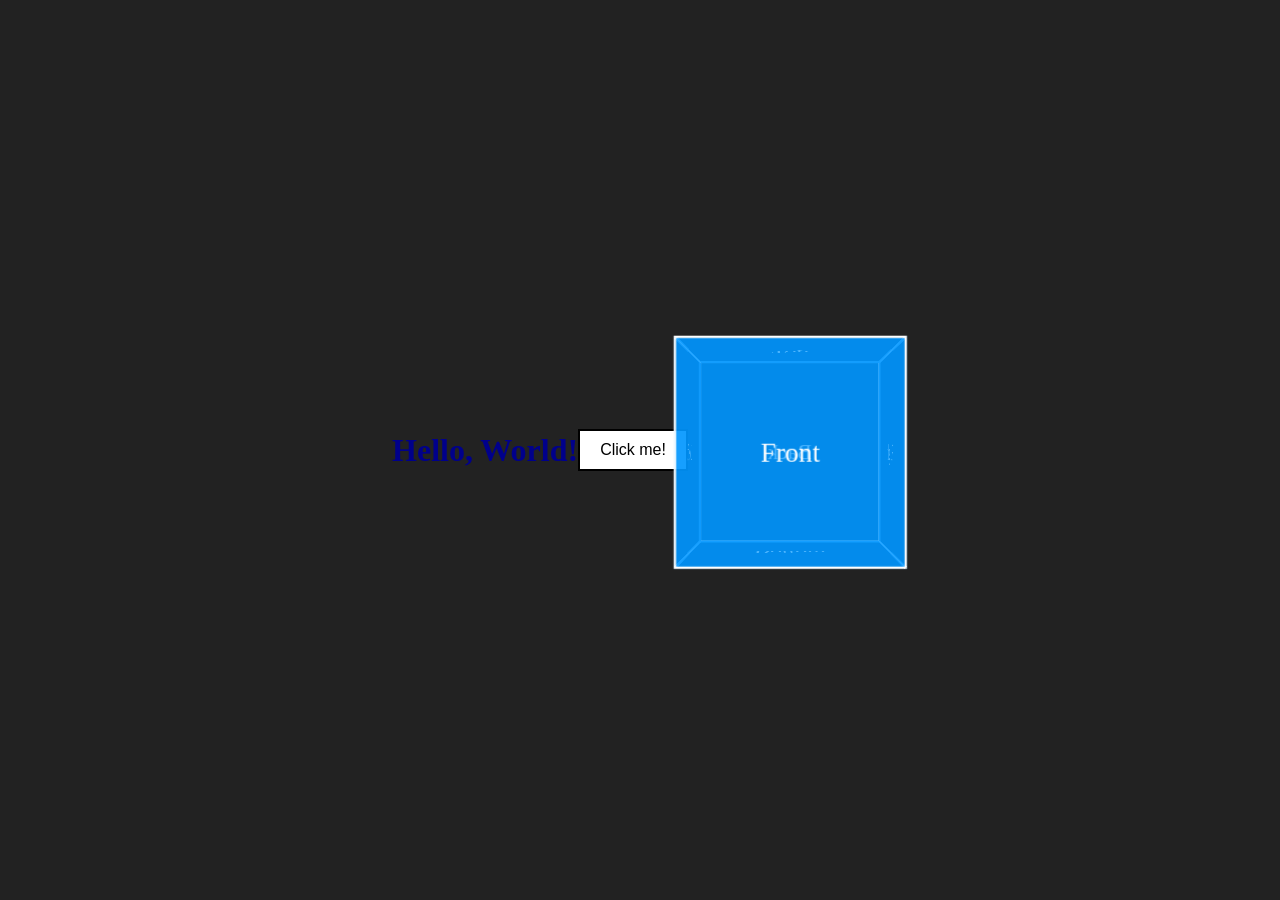
<file: lec7/index.html>
<!DOCTYPE html>
<html lang="en">
<head>
    <meta charset="UTF-8">
    <meta name="viewport" content="width=device-width, initial-scale=1.0">
      <link rel="stylesheet" href="./style.css">
    <title>Document</title>
</head>
<body>
    <h1>Hello, World!</h1>

    <button>Click me!</button>

<div class="scene">
    <div class="cube">
        <div class="face front">Front</div>
        <div class="face back">Back</div>
        <div class="face right">Right</div>
        <div class="face left">Left</div>
        <div class="face top">Top</div>
        <div class="face bottom">Bottom</div>
    </div>
</div></body>
</html>
</file>
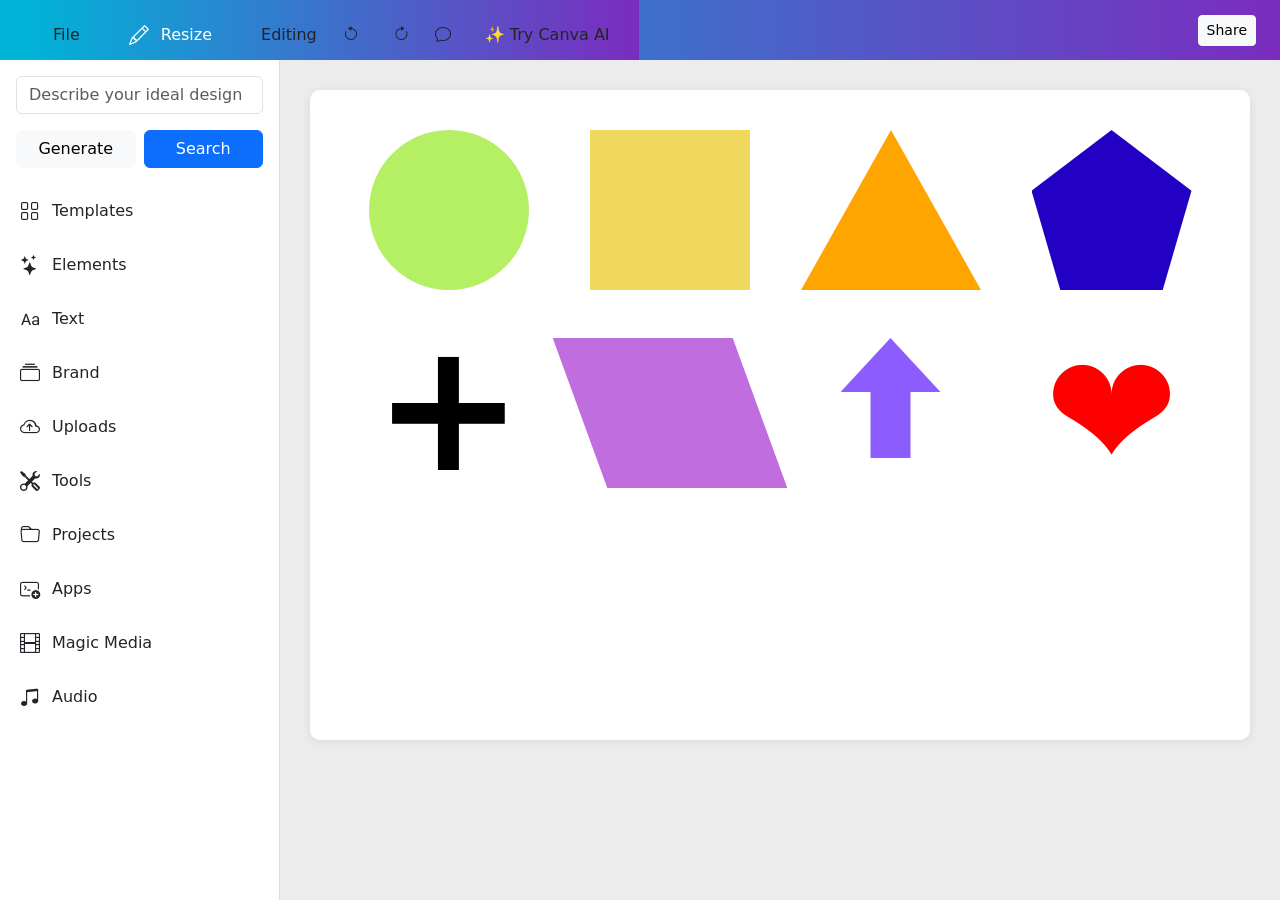
<file: lec8/basicBootstrap.html>
<!DOCTYPE html>
<html lang="en">
<head>
    <meta charset="UTF-8">
    <meta name="viewport" content="width=device-width, initial-scale=1.0">
          <link rel="stylesheet" href="./style.css">

    <title>Canva UI Layout</title>

    <link href="https://cdn.jsdelivr.net/npm/bootstrap@5.3.3/dist/css/bootstrap.min.css" rel="stylesheet">
    <link rel="stylesheet"
href="https://cdn.jsdelivr.net/npm/bootstrap-icons@1.11.3/font/bootstrap-icons.min.css">
    <style>
        body{
            overflow:hidden;
            background:#f5f5f5;
        }

        .topbar{
            height:60px;
            background:linear-gradient(to right,#00b4d8,#7b2cbf);
        }

        .sidebar{
            width:280px;
            height:calc(100vh - 60px);
            background:white;
            border-right:1px solid #ddd;
        }

        .canvas-area{
            flex:1;
            background:#ececec;
            padding:30px;
        }

        .canvas{
            background:white;
            height:590px;
            border-radius:10px;
            padding:40px;
        }

        .shape{
            width:160px;
            height:160px;
        }

        .circle{
            background:#b5ef63;
            border-radius:50%;
        }

        .square{
            background:#efd85d;
        }

        .triangle{
            width:0;
            height:0;
            border-left:90px solid transparent;
            border-right:90px solid transparent;
            border-bottom:160px solid orange;
        }

        .pentagon{
            width:160px;
            height:160px;
            background:#2200c4;
            clip-path:polygon(50% 0%,100% 38%,82% 100%,18% 100%,0% 38%);
        }

        .plus{
            font-size:180px;
            font-weight:bold;
            line-height:140px;
        }

        .parallelogram{
            width:180px;
            height:150px;
            background:#c06de0;
            transform:skew(20deg);
        }

        .arrow{
            width:100px;
            height:120px;
            background:#8c5cff;
            clip-path:polygon(30% 45%,30% 100%,70% 100%,70% 45%,100% 45%,50% 0%,0% 45%);
        }

        .heart{
            font-size:160px;
            color:red;
            line-height:150px;
        }

        .menu-item{
            padding:12px 20px;
            cursor:pointer;
        }

        .menu-item:hover{
            background:#f3f3f3;
        }
    </style>
</head>

<body>

    <!-- TOP NAVBAR -->
    <div class="topbar d-flex align-items-center justify-content-between px-4 text-white">

       <nav class="navbar topbar px-3">

    <!-- Left -->
    <div class="d-flex align-items-center gap-3">


        <button class="btn toolbar-btn">
            File
        </button>
        <div class="menu-item">
<i class="bi bi-pencil"></i>
        <span>Resize</span>
    </div>
    

        <button class="btn toolbar-btn">
            Editing
        </button>

    </div>

    <!-- Center -->
    <div class="d-flex gap-2">

        <button class="btn icon-btn">
            <i class="bi bi-arrow-counterclockwise"></i>
        </button>

        <button class="btn icon-btn">
            <i class="bi bi-arrow-clockwise"></i>
        </button>

    </div>

    <!-- Right -->
    <div class="d-flex align-items-center gap-2">

        <button class="btn icon-btn">
            <i class="bi bi-chat"></i>
        </button>

        <button class="btn ai-btn">
            ✨ Try Canva AI
        </button>

    </div>

</nav>
        <div>
            <button class="btn btn-light btn-sm">
                Share
            </button>
        </div>

    </div>

    <div class="d-flex">

        <!-- LEFT SIDEBAR -->
        <div class="sidebar">

            <div class="p-3">
                <input
                    type="text"
                    class="form-control"
                    placeholder="Describe your ideal design">
            </div>

            <div class="px-3 mb-3 d-flex gap-2">
                <button class="btn btn-light w-50">
                    Generate
                </button>

                <button class="btn btn-primary w-50">
                    Search
                </button>
            </div>

            <div class="sidebar">

    <div class="menu-item">
        <i class="bi bi-grid"></i>
        <span>Templates</span>
    </div>

    <div class="menu-item">
        <i class="bi bi-stars"></i>
        <span>Elements</span>
    </div>

    <div class="menu-item">
        <i class="bi bi-type"></i>
        <span>Text</span>
    </div>

    <div class="menu-item">
<i class="bi bi-collection"></i>
        <span>Brand</span>
    </div>

    <div class="menu-item">
<i class="bi bi-cloud-arrow-up"></i>
        <span>Uploads</span>
    </div>

    <div class="menu-item">
        <i class="bi bi-tools"></i>
        <span>Tools</span>
    </div>

    <div class="menu-item">
        <i class="bi bi-folder"></i>
        <span>Projects</span>
    </div>

    <div class="menu-item">
<i class="bi bi-terminal-plus"></i>
        <span>Apps</span>
    </div>

    <div class="menu-item">
<i class="bi bi-film"></i>
        <span>Magic Media</span>
    </div>

    <div class="menu-item">
<i class="bi bi-music-note-beamed"></i>
        <span>Audio</span>

</div>
</div>
        </div>

        <!-- MAIN CONTENT -->
        <div class="canvas-area">

            <div class="canvas">

                <div class="row text-center mb-5">

                    <div class="col">
                        <div class="circle shape mx-auto"></div>
                    </div>

                    <div class="col">
                        <div class="square shape mx-auto"></div>
                    </div>

                    <div class="col">
                        <div class="triangle mx-auto"></div>
                    </div>

                    <div class="col">
                        <div class="pentagon mx-auto"></div>
                    </div>

                </div>

                <div class="row text-center mt-5">

                    <div class="col">
                        <div class="plus">+</div>
                    </div>

                    <div class="col">
                        <div class="parallelogram mx-auto"></div>
                    </div>

                    <div class="col">
                        <div class="arrow mx-auto"></div>
                    </div>

                    <div class="col">
                        <div class="heart">❤</div>
                    </div>

                </div>

            </div>

        </div>

    

</body>
</html>
</file>
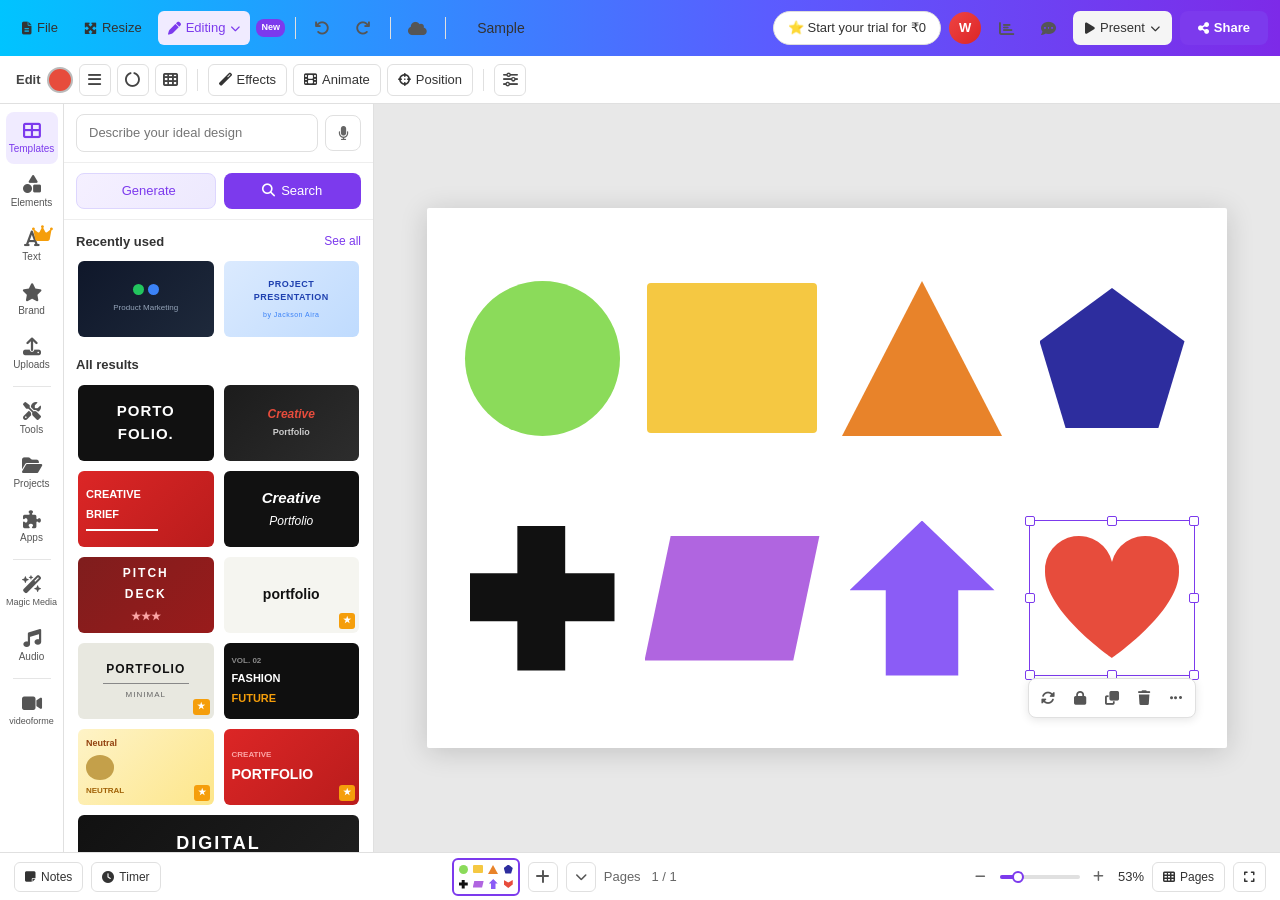
<file: lec8/index2.html>
<!DOCTYPE html>
<html lang="en">
<head>
<meta charset="UTF-8"/>
<meta name="viewport" content="width=device-width, initial-scale=1.0"/>
<title>Canva Webpage</title>
<link href="https://cdn.jsdelivr.net/npm/bootstrap@5.3.2/dist/css/bootstrap.min.css" rel="stylesheet"/>
<link href="https://cdnjs.cloudflare.com/ajax/libs/font-awesome/6.5.0/css/all.min.css" rel="stylesheet"/>
<style>
  *, *::before, *::after { box-sizing: border-box; margin: 0; padding: 0; }
  html, body { height: 100%; overflow: hidden; font-family: -apple-system, BlinkMacSystemFont, 'Segoe UI', Roboto, sans-serif; background: #f0f0f0; }

  /* ── SCROLLBAR ── */
  ::-webkit-scrollbar { width: 4px; }
  ::-webkit-scrollbar-thumb { background: #ccc; border-radius: 4px; }

  /* ══════════════════════════════
     TOP NAVBAR
  ══════════════════════════════ */
  .top-navbar {
    height: 56px;
    background: linear-gradient(
        90deg,
        #00C4FF 0%,   
        #5B5CFF 60%,  /* Blue */
        #7D2AE8 100%  /* Dark purple */
    );
    display: flex;
    align-items: center;
    padding: 0 12px;
    gap: 6px;
    position: fixed;
    top: 0;
    left: 0;
    right: 0;
    z-index: 1000;
}
  
  .app-logo {
    width: 34px; height: 34px;
    background: linear-gradient(135deg, #7c3aed, #4f46e5);
    border-radius: 8px;
    color: #fff; font-weight: 800; font-size: 15px;
    display: flex; align-items: center; justify-content: center;
    flex-shrink: 0;
    margin-right: 4px;
  }
  .nav-divider { width: 1px; height: 22px; background: #e0e0e0; margin: 0 4px; }

  .tn-btn {
    height: 34px; padding: 0 10px;
    border: none; background: transparent;
    border-radius: 6px; cursor: pointer;
    color: #333; font-size: 13px;
    display: flex; align-items: center; gap: 5px;
    white-space: nowrap; transition: background .15s;
  }
  .tn-btn:hover { background: #f3f3f3; }
  .tn-btn.active { background: #f0ebff; color: #7c3aed; }

  .tn-icon {
    width: 34px; height: 34px;
    border: none; background: transparent;
    border-radius: 6px; cursor: pointer;
    color: #555; font-size: 15px;
    display: flex; align-items: center; justify-content: center;
    transition: background .15s;
  }
  .tn-icon:hover { background: #f3f3f3; }

  .badge-new {
    background: #7c3aed; color: #fff;
    font-size: 9px; font-weight: 700;
    padding: 2px 5px; border-radius: 8px;
  }

  .title-field {
    border: none; outline: none;
    font-size: 14px; font-weight: 500;
    color: #333; background: transparent;
    text-align: center; width: 90px;
    border-radius: 4px; padding: 2px 6px;
    transition: background .15s;
  }
  .title-field:hover, .title-field:focus { background: #f5f5f5; }

  .ml-auto { margin-left: auto; }

  .btn-trial {
    height: 34px; padding: 0 14px;
    background: #fff; border: 1.5px solid #ddd;
    border-radius: 20px; font-size: 13px;
    cursor: pointer; color: #333;
    display: flex; align-items: center; gap: 5px;
    transition: border-color .15s, color .15s;
    white-space: nowrap;
  }
  .btn-trial:hover { border-color: #7c3aed; color: #7c3aed; }

  .user-avatar {
    width: 32px; height: 32px; border-radius: 50%;
    background: linear-gradient(135deg, #ef4444, #dc2626);
    color: #fff; font-size: 13px; font-weight: 700;
    display: flex; align-items: center; justify-content: center;
    cursor: pointer; flex-shrink: 0;
  }

  .btn-present {
    height: 34px; padding: 0 12px;
    background: #f5f5f5; border: none;
    border-radius: 7px; font-size: 13px;
    cursor: pointer; color: #333;
    display: flex; align-items: center; gap: 5px;
    transition: background .15s;
    white-space: nowrap;
  }
  .btn-present:hover { background: #e8e8e8; }

  .btn-share {
    height: 34px; padding: 0 18px;
    background: #7c3aed; border: none;
    border-radius: 8px; font-size: 13px;
    font-weight: 600; color: #fff;
    cursor: pointer; display: flex; align-items: center; gap: 5px;
    transition: background .15s;
  }
  .btn-share:hover { background: #6d28d9; }

  /* ══════════════════════════════
     CONTEXT TOOLBAR
  ══════════════════════════════ */
  .ctx-bar {
    height: 48px;
    background: #fff;
    border-bottom: 1px solid #e0e0e0;
    display: flex;
    align-items: center;
    padding: 0 16px;
    gap: 6px;
    position: fixed;
    top: 56px; left: 0; right: 0;
    z-index: 999;
  }
  .ctx-label { font-size: 13px; font-weight: 600; color: #444; }
  .ctx-color {
    width: 26px; height: 26px; border-radius: 50%;
    border: 2px solid #bbb; cursor: pointer;
    background: #e74c3c;
  }
  .ctx-btn {
    height: 32px; padding: 0 10px;
    border: 1.5px solid #e0e0e0; background: #fff;
    border-radius: 6px; cursor: pointer;
    color: #333; font-size: 13px;
    display: flex; align-items: center; gap: 5px;
    transition: border-color .15s, color .15s;
    white-space: nowrap;
  }
  .ctx-btn:hover { border-color: #7c3aed; color: #7c3aed; }
  .ctx-icon {
    width: 32px; height: 32px;
    border: 1.5px solid #e0e0e0; background: #fff;
    border-radius: 6px; cursor: pointer;
    color: #444; font-size: 15px;
    display: flex; align-items: center; justify-content: center;
    transition: border-color .15s, color .15s;
  }
  .ctx-icon:hover { border-color: #7c3aed; color: #7c3aed; }

  /* ══════════════════════════════
     MAIN LAYOUT
  ══════════════════════════════ */
  .editor-layout {
    display: flex;
    position: fixed;
    top: 104px; /* 56 + 48 */
    bottom: 48px;
    left: 0; right: 0;
    overflow: hidden;
  }

  /* ── LEFT ICON BAR ── */
  .icon-bar {
    width: 64px;
    background: #fff;
    border-right: 1px solid #e0e0e0;
    display: flex;
    flex-direction: column;
    align-items: center;
    padding: 8px 0;
    gap: 2px;
    overflow-y: auto;
    flex-shrink: 0;
  }
  .ib-btn {
    width: 52px; height: 52px;
    border: none; background: transparent;
    border-radius: 8px; cursor: pointer;
    color: #555;
    display: flex; flex-direction: column;
    align-items: center; justify-content: center;
    gap: 3px; transition: background .15s, color .15s;
    position: relative;
  }
  .ib-btn i { font-size: 18px; }
  .ib-btn span { font-size: 10px; font-weight: 500; line-height: 1.2; text-align: center; }
  .ib-btn:hover { background: #f5f0ff; color: #7c3aed; }
  .ib-btn.active { background: #f0ebff; color: #7c3aed; }
  .ib-crown { position: absolute; top: 5px; right: 6px; color: #f59e0b; font-size: 9px; }
  .ib-sep { width: 38px; height: 1px; background: #e5e5e5; margin: 4px 0; }

  /* ── LEFT PANEL ── */
  .left-panel {
    width: 310px;
    background: #fff;
    border-right: 1px solid #e0e0e0;
    display: flex;
    flex-direction: column;
    flex-shrink: 0;
    overflow: hidden;
  }
  .panel-search-row {
    padding: 10px 12px;
    display: flex; gap: 7px; align-items: center;
    border-bottom: 1px solid #eee;
  }
  .panel-search-row input {
    flex: 1;
    border: 1.5px solid #e0e0e0;
    border-radius: 8px;
    padding: 8px 12px;
    font-size: 13px;
    outline: none;
    transition: border-color .15s;
    color: #333;
  }
  .panel-search-row input:focus { border-color: #7c3aed; }
  .mic-btn {
    width: 36px; height: 36px;
    border: 1.5px solid #e0e0e0; background: #fff;
    border-radius: 8px; cursor: pointer;
    color: #666; font-size: 14px;
    display: flex; align-items: center; justify-content: center;
    transition: border-color .15s, color .15s;
    flex-shrink: 0;
  }
  .mic-btn:hover { border-color: #7c3aed; color: #7c3aed; }

  .panel-actions {
    display: flex; gap: 8px;
    padding: 10px 12px;
    border-bottom: 1px solid #eee;
  }
  .pa-btn {
    flex: 1; height: 36px;
    border-radius: 8px; border: none;
    cursor: pointer; font-size: 13px; font-weight: 500;
    display: flex; align-items: center; justify-content: center; gap: 6px;
    transition: filter .15s;
  }
  .pa-btn:hover { filter: brightness(.95); }
  .pa-generate {
    background: linear-gradient(135deg, #f5f0ff, #ede9fe);
    color: #7c3aed;
    border: 1.5px solid #ddd6fe !important;
  }
  .pa-search { background: #7c3aed; color: #fff; }

  .panel-body {
    flex: 1; overflow-y: auto;
    padding: 12px;
  }
  .sec-title {
    font-size: 13px; font-weight: 600;
    color: #333; margin-bottom: 8px;
    display: flex; justify-content: space-between; align-items: center;
  }
  .see-all { font-size: 12px; color: #7c3aed; cursor: pointer; font-weight: 500; }

  .tpl-grid {
    display: grid;
    grid-template-columns: 1fr 1fr;
    gap: 6px;
    margin-bottom: 16px;
  }
  .tpl-card {
    border-radius: 8px; overflow: hidden;
    cursor: pointer; border: 2px solid transparent;
    transition: border-color .15s;
    height: 80px;
    display: flex; align-items: center; justify-content: center;
    position: relative;
  }
  .tpl-card:hover { border-color: #7c3aed; }
  .tc-inner {
    width: 100%; height: 100%;
    display: flex; align-items: center; justify-content: center;
    flex-direction: column; gap: 3px;
    font-size: 12px; font-weight: 700;
    padding: 6px;
    text-align: center;
  }
  .crown-tag {
    position: absolute; bottom: 4px; right: 4px;
    background: #f59e0b; color: #fff;
    font-size: 9px; padding: 1px 4px; border-radius: 3px;
  }

  /* ══════════════════════════════
     CANVAS AREA
  ══════════════════════════════ */
  .canvas-area {
    flex: 1;
    background: #e8e8e8;
    display: flex;
    align-items: center;
    justify-content: center;
    overflow: auto;
    padding: 30px;
  }
  .canvas-board {
    background: #fff;
    box-shadow: 0 4px 28px rgba(0,0,0,.16);
    border-radius: 2px;
    width: 800px;
    min-height: 500px;
    position: relative;
    display: grid;
    grid-template-columns: repeat(4, 1fr);
    grid-template-rows: repeat(2, 240px);
    align-items: center;
    justify-items: center;
    padding: 30px 20px;
  }

  /* shapes */
  .shape { cursor: pointer; transition: filter .15s; }
  .shape:hover { filter: brightness(.9); }
  .shape.sel { outline: 2px solid #7c3aed; outline-offset: 5px; }

  .s-circle  { width:155px; height:155px; border-radius:50%; background:#8bdb5a; }
  .s-rect    { width:170px; height:150px; background:#f5c842; border-radius:4px; }
  .s-triangle-wrap { display:flex; align-items:center; justify-content:center; }
  .s-triangle { width:0; height:0; border-left:80px solid transparent; border-right:80px solid transparent; border-bottom:155px solid #e8832a; cursor:pointer; transition: filter .15s; }
  .s-triangle:hover { filter: brightness(.9); }
  .s-pentagon { width:145px; height:140px; background:#2d2d9e; clip-path:polygon(50% 0%,100% 38%,82% 100%,18% 100%,0% 38%); }
  .s-cross    { width:145px; height:145px; background:#111; clip-path:polygon(33% 0%,66% 0%,66% 33%,100% 33%,100% 66%,66% 66%,66% 100%,33% 100%,33% 66%,0% 66%,0% 33%,33% 33%); }
  .s-para     { width:175px; height:125px; background:#b065e0; clip-path:polygon(15% 0%,100% 0%,85% 100%,0% 100%); }
  .s-arrow    { width:145px; height:155px; background:#8b5cf6; clip-path:polygon(50% 0%,100% 45%,75% 45%,75% 100%,25% 100%,25% 45%,0% 45%); }

  /* heart wrapper with selection */
  .heart-wrapper {
    position: relative;
    display: flex; align-items: center; justify-content: center;
    cursor: pointer;
  }
  .heart-wrapper svg { width:150px; height:140px; }
  .sel-box {
    position: absolute; inset: -8px;
    border: 1.5px solid #7c3aed;
    border-radius: 2px;
    pointer-events: none;
  }
  .handle {
    position: absolute;
    width: 10px; height: 10px;
    background: #fff; border: 1.5px solid #7c3aed;
    border-radius: 2px;
  }
  .h-tl{top:-5px;left:-5px} .h-tm{top:-5px;left:50%;transform:translateX(-50%)} .h-tr{top:-5px;right:-5px}
  .h-lm{left:-5px;top:50%;transform:translateY(-50%)} .h-rm{right:-5px;top:50%;transform:translateY(-50%)}
  .h-bl{bottom:-5px;left:-5px} .h-bm{bottom:-5px;left:50%;transform:translateX(-50%)} .h-br{bottom:-5px;right:-5px}

  .heart-actions {
    position: absolute; bottom: -50px;
    background: #fff; border: 1px solid #e0e0e0;
    border-radius: 8px; padding: 4px;
    display: flex; gap: 2px;
    box-shadow: 0 2px 10px rgba(0,0,0,.1);
    z-index: 10;
  }
  .ha-btn {
    width: 30px; height: 30px;
    border: none; background: transparent;
    border-radius: 6px; cursor: pointer;
    color: #555; font-size: 14px;
    display: flex; align-items: center; justify-content: center;
    transition: background .15s;
  }
  .ha-btn:hover { background: #f5f5f5; }

  /* ══════════════════════════════
     BOTTOM BAR
  ══════════════════════════════ */
  .bottom-bar {
    height: 48px;
    background: #fff;
    border-top: 1px solid #e0e0e0;
    display: flex;
    align-items: center;
    justify-content: space-between;
    padding: 0 14px;
    position: fixed;
    bottom: 0; left: 0; right: 0;
    z-index: 1000;
  }
  .bb-btn {
    height: 30px; padding: 0 10px;
    border: 1.5px solid #e0e0e0; background: #fff;
    border-radius: 6px; font-size: 12px; color: #333;
    cursor: pointer; display: flex; align-items: center; gap: 5px;
    transition: border-color .15s, color .15s;
  }
  .bb-btn:hover { border-color: #7c3aed; color: #7c3aed; }

  /* page thumbnail */
  .page-thumb {
    border: 2px solid #7c3aed;
    border-radius: 6px; overflow: hidden;
    width: 68px; height: 38px; cursor: pointer;
    background: #fff;
    display: grid;
    grid-template-columns: repeat(4,1fr);
    grid-template-rows: repeat(2,1fr);
    gap: 2px; padding: 3px;
    align-items: center; justify-items: center;
  }
  .m-circle  { width:9px;height:9px;border-radius:50%;background:#8bdb5a; }
  .m-rect    { width:10px;height:8px;background:#f5c842;border-radius:1px; }
  .m-tri     { width:0;height:0;border-left:5px solid transparent;border-right:5px solid transparent;border-bottom:9px solid #e8832a; }
  .m-pent    { width:9px;height:9px;background:#2d2d9e;clip-path:polygon(50% 0%,100% 38%,82% 100%,18% 100%,0% 38%); }
  .m-cross   { width:9px;height:9px;background:#111;clip-path:polygon(33% 0%,66% 0%,66% 33%,100% 33%,100% 66%,66% 66%,66% 100%,33% 100%,33% 66%,0% 66%,0% 33%,33% 33%); }
  .m-para    { width:11px;height:7px;background:#b065e0;clip-path:polygon(15% 0%,100% 0%,85% 100%,0% 100%); }
  .m-arrow   { width:9px;height:10px;background:#8b5cf6;clip-path:polygon(50% 0%,100% 45%,75% 45%,75% 100%,25% 100%,25% 45%,0% 45%); }
  .m-heart   { width:9px;height:8px;background:#e74c3c;clip-path:polygon(50% 30%,100% 0%,100% 55%,50% 100%,0% 55%,0% 0%); }

  .add-pg {
    width:30px;height:30px;
    border:1.5px solid #e0e0e0;background:#fff;
    border-radius:6px;cursor:pointer;
    display:flex;align-items:center;justify-content:center;
    font-size:16px;color:#555;transition:border-color .15s,color .15s;
  }
  .add-pg:hover { border-color:#7c3aed;color:#7c3aed; }

  .pg-count { font-size:13px;color:#666; }

  /* zoom */
  .zoom-wrap { display:flex;align-items:center;gap:6px; }
  .z-btn {
    width:26px;height:26px;
    border:none;background:transparent;
    border-radius:4px;cursor:pointer;
    color:#666;font-size:12px;
    display:flex;align-items:center;justify-content:center;
    transition:background .15s;
  }
  .z-btn:hover { background:#f0f0f0; }
  .zoom-track {
    width:80px;height:4px;
    background:#e0e0e0;border-radius:2px;
    position:relative;cursor:pointer;
  }
  .zoom-fill { height:100%;background:#7c3aed;border-radius:2px;width:53%; pointer-events:none; }
  .zoom-knob {
    position:absolute;top:50%;transform:translateY(-50%);
    width:12px;height:12px;
    background:#fff;border:2px solid #7c3aed;border-radius:50%;
    left:53%;margin-left:-6px;
    transition:left .05s;
  }
  .zoom-pct { font-size:13px;font-weight:500;color:#333; }
</style>
</head>
<body>

<!-- ══════════ TOP NAVBAR ══════════ -->
<div class="top-navbar">
  <!-- Logo -->
  <!-- <div class="app-logo">D</div> -->

  <!-- Nav buttons -->
  <button class="tn-btn"><i class="fa fa-file-alt"></i> File</button>
  <button class="tn-btn"><i class="fa fa-expand-arrows-alt"></i> Resize</button>
  <button class="tn-btn active">
    <i class="fa fa-pen"></i> Editing <i class="fa fa-chevron-down" style="font-size:10px"></i>
  </button>
  <span class="badge-new">New</span>

  <div class="nav-divider"></div>

  <button class="tn-icon" title="Undo"><i class="fa fa-undo"></i></button>
  <button class="tn-icon" title="Redo"><i class="fa fa-redo"></i></button>

  <div class="nav-divider"></div>

  <button class="tn-icon" title="Saved"><i class="fa fa-cloud"></i></button>

  <div class="nav-divider"></div>

  <input class="title-field" value="Sample" />

  <!-- Right side -->
  <div class="ml-auto d-flex align-items-center gap-2">
    <button class="btn-trial">⭐ Start your trial for ₹0</button>
    <div class="user-avatar">W</div>
    <button class="tn-icon" title="Analytics"><i class="fa fa-chart-bar"></i></button>
    <button class="tn-icon" title="Comments"><i class="fa fa-comment-dots"></i></button>
    <button class="btn-present">
      <i class="fa fa-play"></i> Present <i class="fa fa-chevron-down" style="font-size:10px"></i>
    </button>
    <button class="btn-share"><i class="fa fa-share-alt"></i> Share</button>
  </div>
</div>

<!-- ══════════ CONTEXT TOOLBAR ══════════ -->
<div class="ctx-bar">
  <span class="ctx-label">Edit</span>
  <div class="ctx-color" title="Fill color"></div>
  <button class="ctx-icon" title="Line style"><i class="fa fa-bars"></i></button>
  <button class="ctx-icon" title="Border radius"><i class="fa fa-circle-notch"></i></button>
  <button class="ctx-icon" title="Texture"><i class="fa fa-th"></i></button>
  <div class="nav-divider"></div>
  <button class="ctx-btn"><i class="fa fa-magic"></i> Effects</button>
  <button class="ctx-btn"><i class="fa fa-film"></i> Animate</button>
  <button class="ctx-btn"><i class="fa fa-crosshairs"></i> Position</button>
  <div class="nav-divider"></div>
  <button class="ctx-icon" title="More options"><i class="fa fa-sliders-h"></i></button>
</div>

<!-- ══════════ MAIN LAYOUT ══════════ -->
<div class="editor-layout">

  <!-- ─── ICON BAR ─── -->
  <div class="icon-bar">
    <button class="ib-btn active" onclick="setActive(this)">
      <i class="fa fa-th-large"></i>
      <span>Templates</span>
    </button>
    <button class="ib-btn" onclick="setActive(this)">
      <i class="fa fa-shapes"></i>
      <span>Elements</span>
    </button>
    <button class="ib-btn" onclick="setActive(this)">
      <i class="fa fa-font"></i>
      <span>Text</span>
      <i class="fa fa-crown ib-crown"></i>
    </button>
    <button class="ib-btn" onclick="setActive(this)">
      <i class="fa fa-star"></i>
      <span>Brand</span>
    </button>
    <button class="ib-btn" onclick="setActive(this)">
      <i class="fa fa-upload"></i>
      <span>Uploads</span>
    </button>
    <div class="ib-sep"></div>
    <button class="ib-btn" onclick="setActive(this)">
      <i class="fa fa-tools"></i>
      <span>Tools</span>
    </button>
    <button class="ib-btn" onclick="setActive(this)">
      <i class="fa fa-folder-open"></i>
      <span>Projects</span>
    </button>
    <button class="ib-btn" onclick="setActive(this)">
      <i class="fa fa-puzzle-piece"></i>
      <span>Apps</span>
    </button>
    <div class="ib-sep"></div>
    <button class="ib-btn" onclick="setActive(this)">
      <i class="fa fa-wand-magic-sparkles"></i>
      <span style="font-size:9px;text-align:center;">Magic Media</span>
    </button>
    <button class="ib-btn" onclick="setActive(this)">
      <i class="fa fa-music"></i>
      <span>Audio</span>
    </button>
    <div class="ib-sep"></div>
    <button class="ib-btn" onclick="setActive(this)">
      <i class="fa fa-video"></i>
      <span style="font-size:9px;text-align:center;">videoforme</span>
    </button>
  </div>

  <!-- ─── LEFT PANEL ─── -->
  <div class="left-panel">
    <!-- Search -->
    <div class="panel-search-row">
      <input type="text" placeholder="Describe your ideal design" />
      <button class="mic-btn" title="Voice search"><i class="fa fa-microphone"></i></button>
    </div>
    <!-- Buttons -->
    <div class="panel-actions">
      <button class="pa-btn pa-generate border"><i class="fa fa-sparkles"></i> Generate</button>
      <button class="pa-btn pa-search"><i class="fa fa-search"></i> Search</button>
    </div>
    <!-- Scrollable content -->
    <div class="panel-body">

      <div class="sec-title">Recently used <span class="see-all">See all</span></div>
      <div class="tpl-grid">
        <div class="tpl-card">
          <div class="tc-inner" style="background:linear-gradient(135deg,#0f172a,#1e293b);">
            <div class="d-flex gap-1 mb-1">
              <div style="width:11px;height:11px;border-radius:50%;background:#22c55e;"></div>
              <div style="width:11px;height:11px;border-radius:50%;background:#3b82f6;"></div>
            </div>
            <div style="font-size:8px;color:#94a3b8;font-weight:500;">Product Marketing</div>
          </div>
        </div>
        <div class="tpl-card">
          <div class="tc-inner" style="background:linear-gradient(135deg,#dbeafe,#bfdbfe);color:#1e40af;font-size:9px;font-weight:800;letter-spacing:.5px;">
            PROJECT<br>PRESENTATION
            <div style="font-size:7px;font-weight:400;color:#3b82f6;margin-top:2px;">by Jackson Aira</div>
          </div>
        </div>
      </div>

      <div class="sec-title">All results</div>
      <div class="tpl-grid">

        <div class="tpl-card">
          <div class="tc-inner" style="background:#111;color:#fff;font-size:15px;letter-spacing:1px;">
            PORTO<br>FOLIO.
          </div>
        </div>

        <div class="tpl-card">
          <div class="tc-inner" style="background:linear-gradient(135deg,#1c1c1c,#2d2d2d);">
            <div style="font-size:12px;font-weight:700;color:#e74c3c;font-style:italic;">Creative</div>
            <div style="font-size:9px;color:#ccc;">Portfolio</div>
          </div>
        </div>

        <div class="tpl-card">
          <div class="tc-inner" style="background:linear-gradient(135deg,#dc2626,#b91c1c);color:#fff;align-items:flex-start;padding:8px;">
            <div style="font-size:11px;font-weight:800;">CREATIVE</div>
            <div style="font-size:11px;font-weight:800;">BRIEF</div>
            <div style="width:60%;height:2px;background:#fff;margin-top:4px;"></div>
          </div>
        </div>

        <div class="tpl-card">
          <div class="tc-inner" style="background:#111;color:#fff;font-size:15px;font-style:italic;font-weight:900;">
            Creative<br><span style="font-size:12px;font-weight:400;">Portfolio</span>
          </div>
        </div>

        <div class="tpl-card">
          <div class="tc-inner" style="background:linear-gradient(135deg,#7f1d1d,#991b1b);">
            <div style="font-size:12px;font-weight:900;color:#fff;letter-spacing:2px;">PITCH</div>
            <div style="font-size:12px;font-weight:900;color:#fff;letter-spacing:2px;">DECK</div>
            <div style="color:#fca5a5;font-size:11px;margin-top:2px;">★★★</div>
          </div>
        </div>

        <div class="tpl-card">
          <div class="tc-inner" style="background:#f5f5f0;color:#111;font-size:14px;font-weight:700;">
            portfolio
            <span class="crown-tag">★</span>
          </div>
        </div>

        <div class="tpl-card">
          <div class="tc-inner" style="background:#e8e8e0;color:#111;font-size:12px;font-weight:700;letter-spacing:1px;">
            PORTFOLIO
            <div style="height:1px;width:70%;background:#888;margin:2px 0;"></div>
            <div style="font-size:8px;font-weight:400;color:#666;">MINIMAL</div>
            <span class="crown-tag">★</span>
          </div>
        </div>

        <div class="tpl-card">
          <div class="tc-inner" style="background:#0f0f0f;color:#fff;align-items:flex-start;padding:8px;">
            <div style="font-size:8px;color:#888;">VOL. 02</div>
            <div style="font-size:11px;font-weight:800;">FASHION</div>
            <div style="font-size:11px;font-weight:800;color:#f59e0b;">FUTURE</div>
          </div>
        </div>

        <div class="tpl-card">
          <div class="tc-inner" style="background:linear-gradient(135deg,#fef3c7,#fde68a);color:#92400e;font-size:9px;font-weight:600;align-items:flex-start;padding:8px;">
            <div>Neutral</div>
            <div style="width:28px;height:28px;background:#c4a04a;border-radius:50%;margin:2px 0;"></div>
            <div style="font-size:8px;color:#a16207;">NEUTRAL</div>
            <span class="crown-tag">★</span>
          </div>
        </div>

        <div class="tpl-card">
          <div class="tc-inner" style="background:linear-gradient(135deg,#dc2626,#b91c1c);color:#fff;align-items:flex-start;padding:8px;">
            <div style="font-size:8px;color:#fca5a5;">CREATIVE</div>
            <div style="font-size:14px;font-weight:900;">PORTFOLIO</div>
            <span class="crown-tag">★</span>
          </div>
        </div>

        <div class="tpl-card" style="grid-column:span 2;">
          <div class="tc-inner" style="background:linear-gradient(135deg,#111,#1f1f1f);color:#fff;font-size:18px;font-weight:900;letter-spacing:2px;">
            DIGITAL
            <div style="font-size:9px;color:#666;letter-spacing:4px;font-weight:400;margin-top:2px;">CREATIVE STUDIO</div>
          </div>
        </div>

      </div>
    </div><!-- /panel-body -->
  </div><!-- /left-panel -->

  <!-- ─── CANVAS AREA ─── -->
  <div class="canvas-area">
    <div class="canvas-board" id="board">

      <!-- Row 1 -->
      <div class="shape s-circle" onclick="pickShape(this)"></div>
      <div class="shape s-rect"   onclick="pickShape(this)"></div>
      <div class="s-triangle-wrap"><div class="s-triangle" onclick="pickShape(this)"></div></div>
      <div class="shape s-pentagon" onclick="pickShape(this)"></div>

      <!-- Row 2 -->
      <div class="shape s-cross"  onclick="pickShape(this)"></div>
      <div class="shape s-para"   onclick="pickShape(this)"></div>
      <div class="shape s-arrow"  onclick="pickShape(this)"></div>

      <!-- Heart – selected by default -->
      <div class="heart-wrapper" id="heartWrap" onclick="pickHeart()">
        <svg viewBox="0 0 150 140" xmlns="http://www.w3.org/2000/svg">
          <path d="M75 130 C75 130 8 84 8 44 A34 34 0 0 1 75 34 A34 34 0 0 1 142 44 C142 84 75 130 75 130Z" fill="#e74c3c"/>
        </svg>
        <div class="sel-box" id="selBox">
          <div class="handle h-tl"></div><div class="handle h-tm"></div><div class="handle h-tr"></div>
          <div class="handle h-lm"></div>                                <div class="handle h-rm"></div>
          <div class="handle h-bl"></div><div class="handle h-bm"></div><div class="handle h-br"></div>
        </div>
        <div class="heart-actions" id="heartAct">
          <button class="ha-btn" title="Rotate"><i class="fa fa-sync-alt"></i></button>
          <button class="ha-btn" title="Lock"><i class="fa fa-lock"></i></button>
          <button class="ha-btn" title="Duplicate"><i class="fa fa-clone"></i></button>
          <button class="ha-btn" title="Delete"><i class="fa fa-trash"></i></button>
          <button class="ha-btn" title="More"><i class="fa fa-ellipsis-h"></i></button>
        </div>
      </div>

    </div>
  </div>

</div><!-- /editor-layout -->

<!-- ══════════ BOTTOM BAR ══════════ -->
<div class="bottom-bar">
  <!-- Left -->
  <div class="d-flex align-items-center gap-2">
    <button class="bb-btn"><i class="fa fa-sticky-note"></i> Notes</button>
    <button class="bb-btn"><i class="fa fa-clock"></i> Timer</button>
  </div>

  <!-- Center -->
  <div class="d-flex align-items-center gap-2">
    <div class="page-thumb">
      <div class="m-circle"></div>
      <div class="m-rect"></div>
      <div class="m-tri"></div>
      <div class="m-pent"></div>
      <div class="m-cross"></div>
      <div class="m-para"></div>
      <div class="m-arrow"></div>
      <div class="m-heart"></div>
    </div>
    <button class="add-pg" title="Add page"><i class="fa fa-plus"></i></button>
    <button class="add-pg" title="Page options" style="font-size:12px;"><i class="fa fa-chevron-down"></i></button>
    <span class="pg-count">Pages &nbsp; 1 / 1</span>
  </div>

  <!-- Right -->
  <div class="d-flex align-items-center gap-2">
    <div class="zoom-wrap">
      <button class="z-btn" id="zOut" title="Zoom out"><i class="fa fa-minus"></i></button>
      <div class="zoom-track" id="zTrack">
        <div class="zoom-fill" id="zFill"></div>
        <div class="zoom-knob" id="zKnob"></div>
      </div>
      <button class="z-btn" id="zIn" title="Zoom in"><i class="fa fa-plus"></i></button>
      <span class="zoom-pct" id="zPct">53%</span>
    </div>
    <button class="bb-btn"><i class="fa fa-th"></i> Pages</button>
    <button class="bb-btn"><i class="fa fa-expand"></i></button>
  </div>
</div>

<script src="https://cdn.jsdelivr.net/npm/bootstrap@5.3.2/dist/js/bootstrap.bundle.min.js"></script>
<script>
  /* ── sidebar active state ── */
  function setActive(btn) {
    document.querySelectorAll('.ib-btn').forEach(b => b.classList.remove('active'));
    btn.classList.add('active');
  }

  /* ── shape selection ── */
  function pickShape(el) {
    document.querySelectorAll('.shape.sel').forEach(s => s.classList.remove('sel'));
    el.classList.add('sel');
    // deselect heart
    document.getElementById('selBox').style.display = 'none';
    document.getElementById('heartAct').style.display = 'none';
  }

  function pickHeart() {
    document.querySelectorAll('.shape.sel').forEach(s => s.classList.remove('sel'));
    document.getElementById('selBox').style.display = 'block';
    document.getElementById('heartAct').style.display = 'flex';
  }

  document.getElementById('board').addEventListener('click', function(e) {
    if (e.target === this) {
      document.querySelectorAll('.shape.sel').forEach(s => s.classList.remove('sel'));
      document.getElementById('selBox').style.display = 'none';
      document.getElementById('heartAct').style.display = 'none';
    }
  });

  /* ── zoom slider ── */
  let zoomPct = 53;
  const track = document.getElementById('zTrack');
  const fill  = document.getElementById('zFill');
  const knob  = document.getElementById('zKnob');
  const pct   = document.getElementById('zPct');
  let dragging = false;

  function setZoom(v) {
    zoomPct = Math.min(200, Math.max(10, v));
    const p = (zoomPct - 10) / 190 * 100;
    fill.style.width = p + '%';
    knob.style.left  = p + '%';
    pct.textContent  = Math.round(zoomPct) + '%';
  }

  track.addEventListener('mousedown', e => { dragging = true; drag(e); });
  document.addEventListener('mousemove', e => { if (dragging) drag(e); });
  document.addEventListener('mouseup', () => dragging = false);

  function drag(e) {
    const r = track.getBoundingClientRect();
    const p = Math.min(Math.max((e.clientX - r.left) / r.width, 0), 1);
    setZoom(10 + p * 190);
  }

  document.getElementById('zOut').addEventListener('click', () => setZoom(zoomPct - 10));
  document.getElementById('zIn' ).addEventListener('click', () => setZoom(zoomPct + 10));

  setZoom(53);
</script>
</body>
</html>
</file>
<file: lec7/style.css>
@media(max-width: 600px) {
    body {
        background-color: lightblue;
    }
}

@media(min-width: 601px) and (max-width: 1200px) {
    body {
        background-color: lightgreen;
    }
}

@media(min-width: 1201px) {
    body {
        background-color: lightyellow;
    }
}

h1 {
    color: darkblue;
    text-align: center;
}

button:hover
{
    background-color: lightgray;
    cursor: pointer;
    transition: background-color 0.3s ease;
}

button {
    background-color: white;
    border: 2px solid black;
    padding: 10px 20px;
    font-size: 16px;
}

body {
    margin: 0;
    min-height: 100vh;
    display: flex;
    justify-content: center;
    align-items: center;
    background: #222;
}

.scene {
    width: 200px;
    height: 200px;
    perspective: 800px;
}

.cube {
    width: 100%;
    height: 100%;
    position: relative;
    transform-style: preserve-3d;
    animation: rotateCube 5s infinite linear;
}

.face {
    position: absolute;
    width: 200px;
    height: 200px;
    background: rgba(0, 150, 255, 0.7);
    border: 2px solid white;
    display: flex;
    justify-content: center;
    align-items: center;
    color: white;
    font-size: 24px;
}

.front  { transform: translateZ(100px); }
.back   { transform: rotateY(180deg) translateZ(100px); }
.right  { transform: rotateY(90deg) translateZ(100px); }
.left   { transform: rotateY(-90deg) translateZ(100px); }
.top    { transform: rotateX(90deg) translateZ(100px); }
.bottom { transform: rotateX(-90deg) translateZ(100px); }

@keyframes rotateCube {
    from {
        transform: rotateX(0deg) rotateY(0deg);
    }
    to {
        transform: rotateX(360deg) rotateY(360deg);
    }
}

/* Mobile */
@media (max-width: 600px) {
    .cube {
        animation-duration: 10s;
    }
}

/* Tablet */
@media (min-width: 601px) and (max-width: 1200px) {
    .cube {
        animation-duration: 5s;
    }
}

/* Desktop */
@media (min-width: 1201px) {
    .cube {
        animation-duration: 2s;
    }
}
</file>
<file: lec8/style.css>
/* General */
body {
    background-color: #f3f4f6;
    overflow: hidden;
    font-family: Arial, sans-serif;
}

/* Navbar */
.topbar {
    height: 60px;
    background: linear-gradient(90deg, #00c6ff, #7b2ff7);
}

/* Sidebar */
.sidebar {
    width: 280px;
    height: calc(100vh - 60px);
    background: #ffffff;
    border-right: 1px solid #dee2e6;
    overflow-y: auto;
}

.sidebar .nav-link {
    color: #333;
    padding: 12px 20px;
    border-radius: 8px;
}

.sidebar .nav-link:hover {
    background: #f1f3f5;
}

/* Canvas Area */
.canvas-area {
    flex: 1;
    padding: 30px;
}

.canvas {
    background: white;
    min-height: 650px;
    border-radius: 12px;
    box-shadow: 0 2px 10px rgba(0,0,0,0.08);
}

/* Shapes */
.shape {
    width: 160px;
    height: 160px;
}

/* Circle */
.circle {
    background: #b4ef67;
    border-radius: 50%;
}

/* Square */
.square {
    background: #efd85a;
}

/* Triangle */
.triangle {
    width: 0;
    height: 0;
    border-left: 80px solid transparent;
    border-right: 80px solid transparent;
    border-bottom: 160px solid #ff7a1a;
}

/* Pentagon */
.pentagon {
    width: 160px;
    height: 160px;
    background: #2100c7;
    clip-path: polygon(
        50% 0%,
        100% 38%,
        82% 100%,
        18% 100%,
        0% 38%
    );
}

/* Plus */
.plus {
    font-size: 180px;
    line-height: 130px;
    font-weight: bold;
    color: #000;
}

/* Parallelogram */
.parallelogram {
    width: 180px;
    height: 140px;
    background: #c56ce6;
    transform: skew(20deg);
}

/* Arrow */
.arrow {
    width: 120px;
    height: 140px;
    background: #8b5cf6;
    clip-path: polygon(
        30% 40%,
        30% 100%,
        70% 100%,
        70% 40%,
        100% 40%,
        50% 0%,
        0% 40%
    );
}

/* Heart */
.heart {
    font-size: 160px;
    color: red;
    line-height: 140px;
}

/* Bottom Thumbnail */
.page-thumb {
    width: 120px;
    height: 80px;
    border: 2px solid #adb5bd;
    border-radius: 10px;
    background: white;
}

.menu-item{
    padding:12px 20px;
    display:flex;
    align-items:center;
    gap:12px;
    cursor:pointer;
}

.menu-item i{
    font-size:20px;
}
</file>
